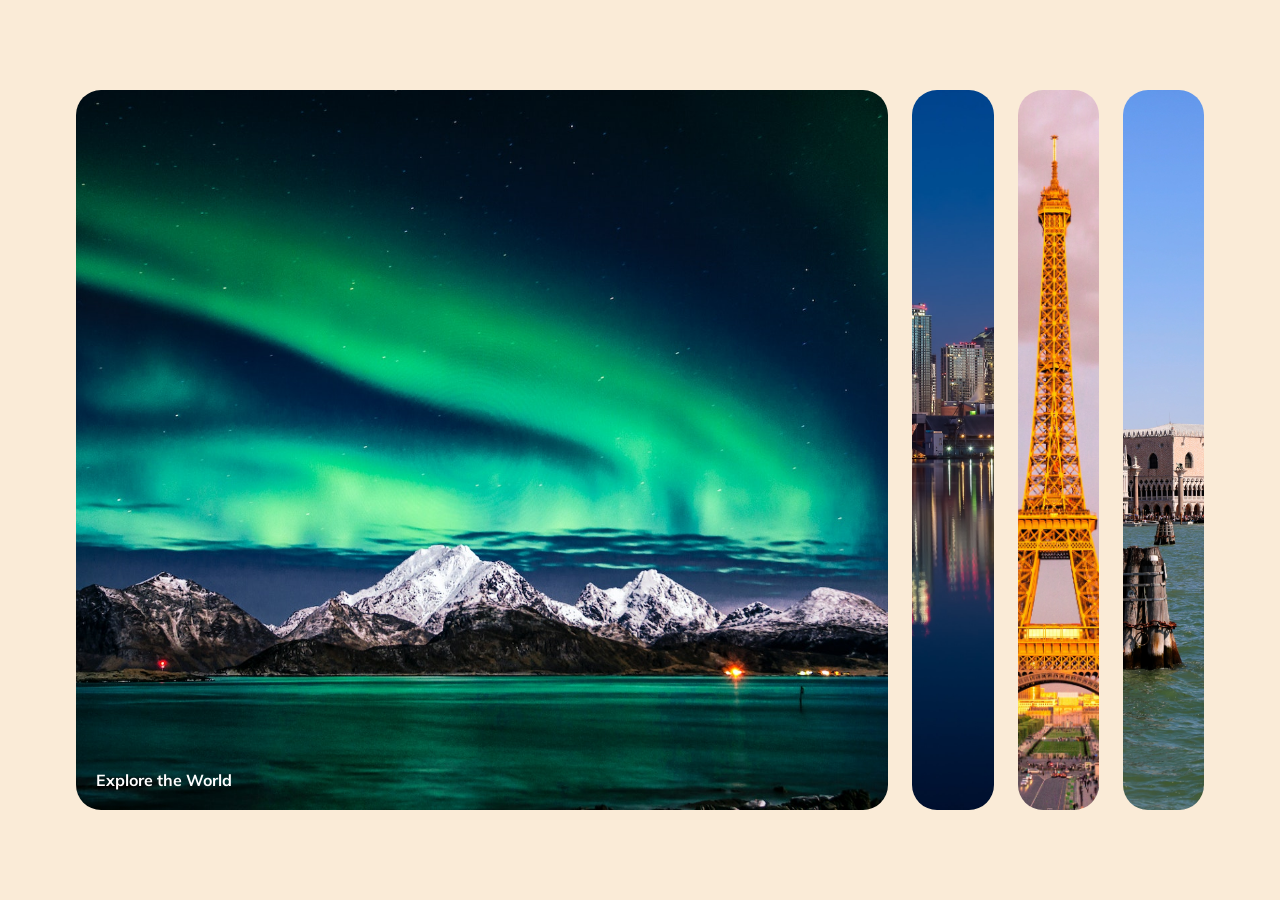
<file: index.html>
<!DOCTYPE html>
<html lang="en">
<head>
    <meta charset="UTF-8">
    <meta http-equiv="X-UA-Compatible" content="IE=edge">
    <meta name="viewport" content="width=device-width, initial-scale=1.0">
    <link rel="stylesheet" href="style.css">
    <title>Expanding Cards Project</title>
</head>
<body>
    <!--Start of the Expanding Cards Project-->
    <div class = "container">
        <!--Will be used to expand image upon activation-->
        <div class = "panel active" style = "background-image: url(images/pexels-stein-egil-liland-aurora-borealis.jpg);">
            <h3>Explore the World</h3>
        </div>

        <div class = "panel" style = "background-image: url(images/pexels-james-wheeler-toronto-on-cn.jpg);">
            <h3>Toronto, ON, Canada</h3>
        </div>

        <div class = "panel" style = "background-image: url(images/pexels-eugene-dorosh-paris-france.jpg);">
            <h3>Paris, France</h3>
        </div>

        <div class = "panel" style = "background-image: url(images/pexels-gildo-cancelli-venice-italy.jpg);">
            <h3>Venice, Italy</h3>
        </div>
        
    </div>

    <script src = "script.js"></script>
</body>
</html>
</file>
<file: style.css>
@import url('https://fonts.googleapis.com/css?family=Muli&display=swap');

* {
    box-sizing: border-box;
}

body {
    font-family: 'Muli', sans-serif;
    margin: 0;
    
    display: flex;
    flex-direction: column;
    align-items: center;
    justify-content: center; 
    overflow: hidden;
    height: 100vh;
    background-color:antiquewhite;
}
 
.container {
    display: flex;
    width: 90vw;
}

.panel {
    background-size: auto 100%;
    background-position: center;
    background-repeat: no-repeat;
    height: 80vh;
    border-radius: 25px;
    color: #ffffff;
    flex: 0.5;
    margin: 12px;
    position: relative;
    transition: flex 0.1s ease-in;
}


.panel h3 {
    font-size: 16px;
    position: absolute;
    bottom: 20px;
    left: 20px;
    margin: 0;
    opacity: 0;
} 

/*Expands picture when activated*/
.panel.active {
    flex: 5;
}

/*Shows bottom left photo title when activated*/
.panel.active h3 {
    opacity: 1;
}

/*Media query used for when viewport shrinks less than 600px*/

@media (max-width: 768px) {
    .container {
        width: 100vw;
    }

    /*Makes the fourth and fifth picture disappear*/
    .panel:nth-of-type(4), 
    .panel:nth-of-type(5)  {
        display: none;
    }
}
</file>
